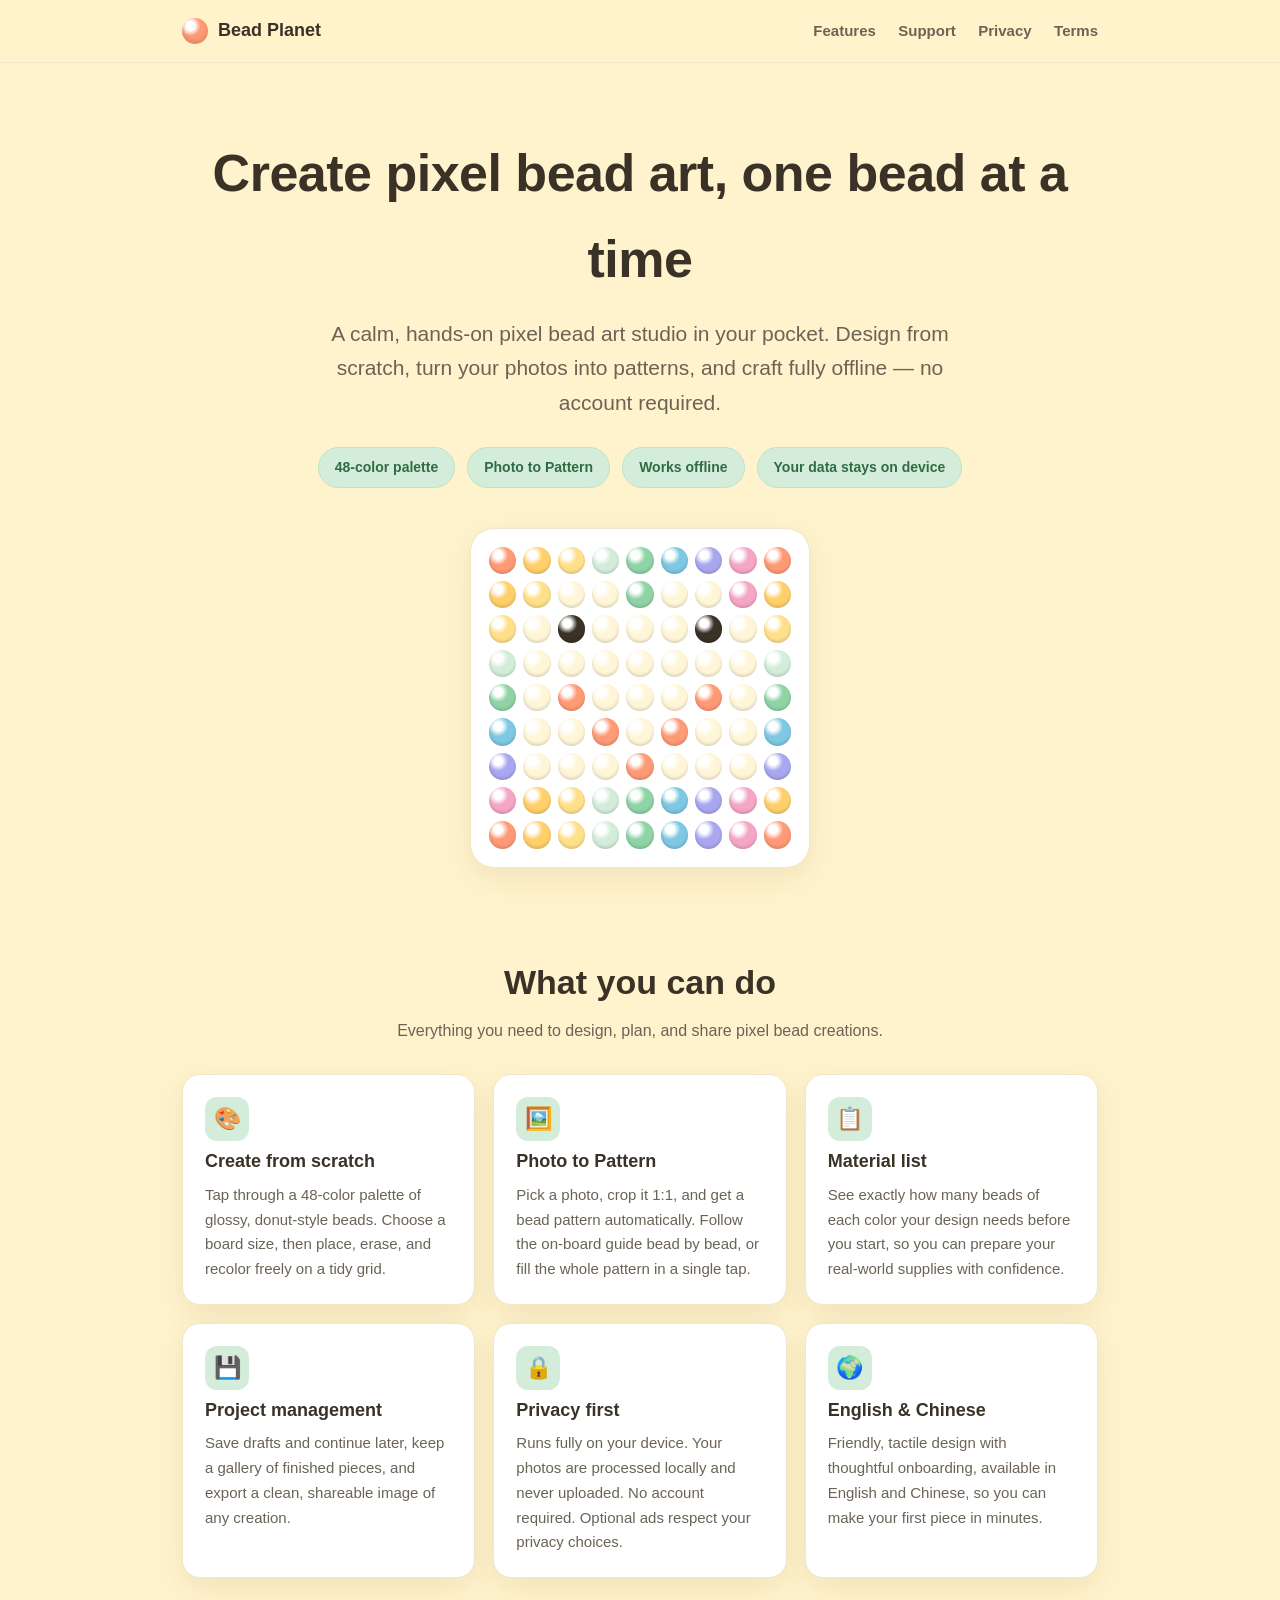
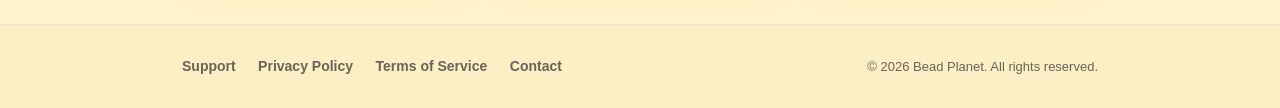
<file: index.html>
<!DOCTYPE html>
<html lang="en">
<head>
  <meta charset="UTF-8" />
  <meta name="viewport" content="width=device-width, initial-scale=1.0" />
  <title>Bead Planet — Pixel Bead Art Studio</title>
  <meta name="description" content="Bead Planet is a relaxing pixel bead art studio. Design bead by bead, turn photos into patterns, and create fully offline on your device." />
  <link rel="stylesheet" href="style.css" />
</head>
<body>
  <nav class="nav">
    <div class="wrap">
      <div class="brand"><span class="dot"></span> Bead Planet</div>
      <div class="nav-links">
        <a href="#features">Features</a>
        <a href="support.html">Support</a>
        <a href="privacy.html">Privacy</a>
        <a href="terms.html">Terms</a>
      </div>
    </div>
  </nav>

  <header class="hero">
    <div class="wrap">
      <h1>Create pixel bead art, one bead at a time</h1>
      <p class="lead">A calm, hands-on pixel bead art studio in your pocket. Design from scratch, turn your photos into patterns, and craft fully offline — no account required.</p>
      <div class="badges">
        <span class="pill">48-color palette</span>
        <span class="pill">Photo to Pattern</span>
        <span class="pill">Works offline</span>
        <span class="pill">Your data stays on device</span>
      </div>

      <div class="board" aria-hidden="true">
        <i style="--c:#FF9A76"></i><i style="--c:#FFCf6b"></i><i style="--c:#FFE08a"></i><i style="--c:#D4EDDA"></i><i style="--c:#8FD3A6"></i><i style="--c:#7EC8E3"></i><i style="--c:#A9A7F0"></i><i style="--c:#F4A6C6"></i><i style="--c:#FF9A76"></i>
        <i style="--c:#FFCf6b"></i><i style="--c:#FFE08a"></i><i style="--c:#fff6d8"></i><i style="--c:#fff6d8"></i><i style="--c:#8FD3A6"></i><i style="--c:#fff6d8"></i><i style="--c:#fff6d8"></i><i style="--c:#F4A6C6"></i><i style="--c:#FFCf6b"></i>
        <i style="--c:#FFE08a"></i><i style="--c:#fff6d8"></i><i style="--c:#3A3226"></i><i style="--c:#fff6d8"></i><i style="--c:#fff6d8"></i><i style="--c:#fff6d8"></i><i style="--c:#3A3226"></i><i style="--c:#fff6d8"></i><i style="--c:#FFE08a"></i>
        <i style="--c:#D4EDDA"></i><i style="--c:#fff6d8"></i><i style="--c:#fff6d8"></i><i style="--c:#fff6d8"></i><i style="--c:#fff6d8"></i><i style="--c:#fff6d8"></i><i style="--c:#fff6d8"></i><i style="--c:#fff6d8"></i><i style="--c:#D4EDDA"></i>
        <i style="--c:#8FD3A6"></i><i style="--c:#fff6d8"></i><i style="--c:#FF9A76"></i><i style="--c:#fff6d8"></i><i style="--c:#fff6d8"></i><i style="--c:#fff6d8"></i><i style="--c:#FF9A76"></i><i style="--c:#fff6d8"></i><i style="--c:#8FD3A6"></i>
        <i style="--c:#7EC8E3"></i><i style="--c:#fff6d8"></i><i style="--c:#fff6d8"></i><i style="--c:#FF9A76"></i><i style="--c:#fff6d8"></i><i style="--c:#FF9A76"></i><i style="--c:#fff6d8"></i><i style="--c:#fff6d8"></i><i style="--c:#7EC8E3"></i>
        <i style="--c:#A9A7F0"></i><i style="--c:#fff6d8"></i><i style="--c:#fff6d8"></i><i style="--c:#fff6d8"></i><i style="--c:#FF9A76"></i><i style="--c:#fff6d8"></i><i style="--c:#fff6d8"></i><i style="--c:#fff6d8"></i><i style="--c:#A9A7F0"></i>
        <i style="--c:#F4A6C6"></i><i style="--c:#FFCf6b"></i><i style="--c:#FFE08a"></i><i style="--c:#D4EDDA"></i><i style="--c:#8FD3A6"></i><i style="--c:#7EC8E3"></i><i style="--c:#A9A7F0"></i><i style="--c:#F4A6C6"></i><i style="--c:#FFCf6b"></i>
        <i style="--c:#FF9A76"></i><i style="--c:#FFCf6b"></i><i style="--c:#FFE08a"></i><i style="--c:#D4EDDA"></i><i style="--c:#8FD3A6"></i><i style="--c:#7EC8E3"></i><i style="--c:#A9A7F0"></i><i style="--c:#F4A6C6"></i><i style="--c:#FF9A76"></i>
      </div>
    </div>
  </header>

  <section id="features">
    <div class="wrap">
      <h2>What you can do</h2>
      <p class="sub">Everything you need to design, plan, and share pixel bead creations.</p>
      <div class="grid">
        <div class="feature">
          <div class="ic">🎨</div>
          <h3>Create from scratch</h3>
          <p>Tap through a 48-color palette of glossy, donut-style beads. Choose a board size, then place, erase, and recolor freely on a tidy grid.</p>
        </div>
        <div class="feature">
          <div class="ic">🖼️</div>
          <h3>Photo to Pattern</h3>
          <p>Pick a photo, crop it 1:1, and get a bead pattern automatically. Follow the on-board guide bead by bead, or fill the whole pattern in a single tap.</p>
        </div>
        <div class="feature">
          <div class="ic">📋</div>
          <h3>Material list</h3>
          <p>See exactly how many beads of each color your design needs before you start, so you can prepare your real-world supplies with confidence.</p>
        </div>
        <div class="feature">
          <div class="ic">💾</div>
          <h3>Project management</h3>
          <p>Save drafts and continue later, keep a gallery of finished pieces, and export a clean, shareable image of any creation.</p>
        </div>
        <div class="feature">
          <div class="ic">🔒</div>
          <h3>Privacy first</h3>
          <p>Runs fully on your device. Your photos are processed locally and never uploaded. No account required. Optional ads respect your privacy choices.</p>
        </div>
        <div class="feature">
          <div class="ic">🌍</div>
          <h3>English &amp; Chinese</h3>
          <p>Friendly, tactile design with thoughtful onboarding, available in English and Chinese, so you can make your first piece in minutes.</p>
        </div>
      </div>
    </div>
  </section>

  <footer>
    <div class="wrap">
      <div class="links">
        <a href="support.html">Support</a>
        <a href="privacy.html">Privacy Policy</a>
        <a href="terms.html">Terms of Service</a>
        <a href="mailto:flashbody@foxmail.com">Contact</a>
      </div>
      <div class="copy">© 2026 Bead Planet. All rights reserved.</div>
    </div>
  </footer>
</body>
</html>
</file>
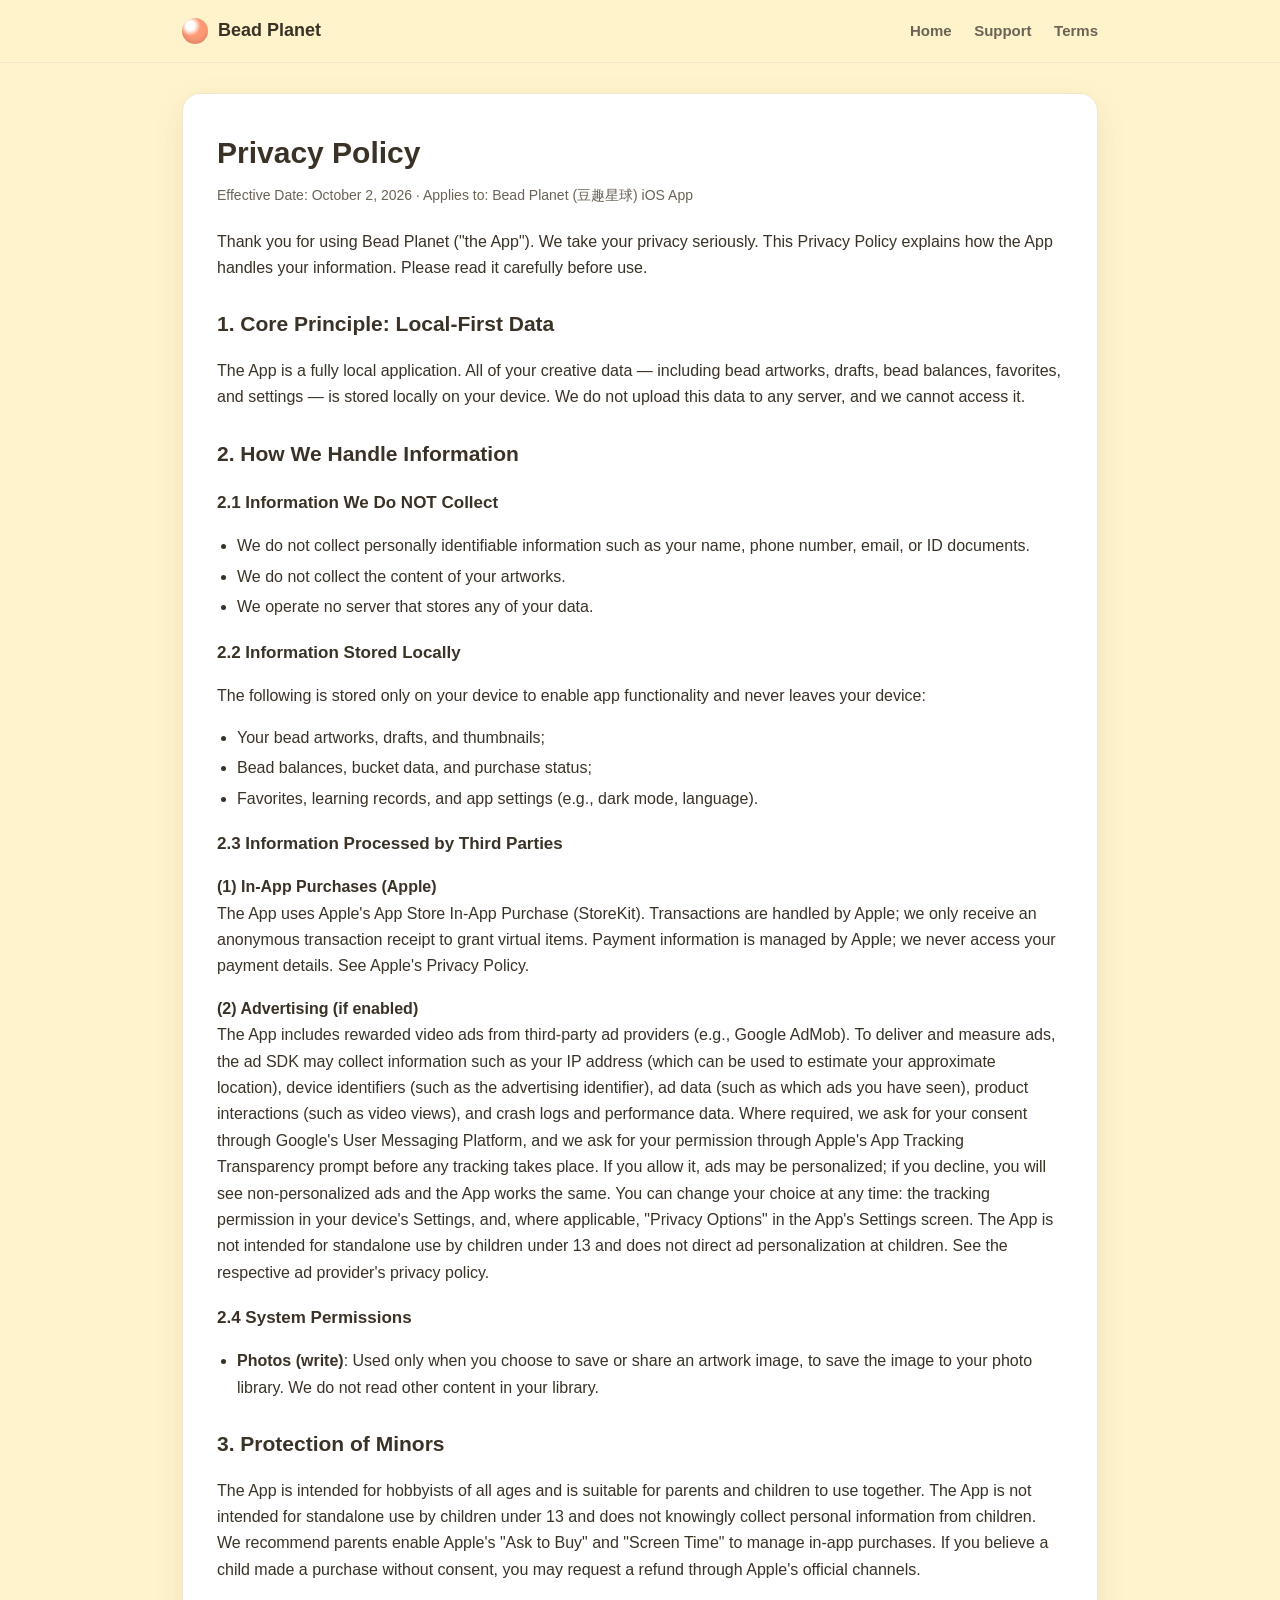
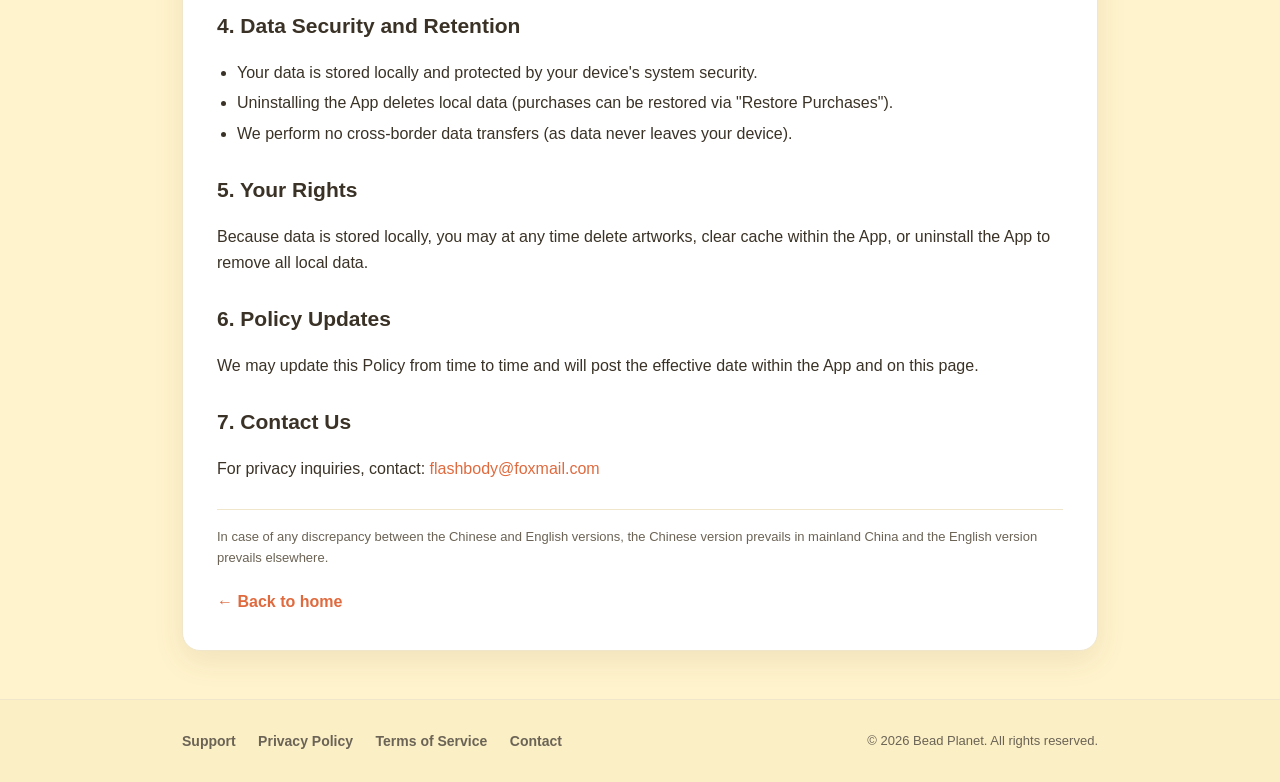
<file: privacy.html>
<!DOCTYPE html>
<html lang="en">
<head>
  <meta charset="UTF-8" />
  <meta name="viewport" content="width=device-width, initial-scale=1.0" />
  <title>Privacy Policy — Bead Planet</title>
  <meta name="description" content="Bead Planet Privacy Policy. Bead Planet is a fully local app; your creative data stays on your device." />
  <link rel="stylesheet" href="style.css" />
</head>
<body>
  <nav class="nav">
    <div class="wrap">
      <div class="brand"><a href="index.html" style="color:inherit;text-decoration:none;display:flex;align-items:center;gap:10px"><span class="dot"></span> Bead Planet</a></div>
      <div class="nav-links">
        <a href="index.html">Home</a>
        <a href="support.html">Support</a>
        <a href="terms.html">Terms</a>
      </div>
    </div>
  </nav>

  <main class="wrap">
    <div class="doc">
      <h1>Privacy Policy</h1>
      <p class="meta">Effective Date: October 2, 2026 &middot; Applies to: Bead Planet (豆趣星球) iOS App</p>

      <p>Thank you for using Bead Planet ("the App"). We take your privacy seriously. This Privacy Policy explains how the App handles your information. Please read it carefully before use.</p>

      <h2>1. Core Principle: Local-First Data</h2>
      <p>The App is a fully local application. All of your creative data — including bead artworks, drafts, bead balances, favorites, and settings — is stored locally on your device. We do not upload this data to any server, and we cannot access it.</p>

      <h2>2. How We Handle Information</h2>

      <h3>2.1 Information We Do NOT Collect</h3>
      <ul>
        <li>We do not collect personally identifiable information such as your name, phone number, email, or ID documents.</li>
        <li>We do not collect the content of your artworks.</li>
        <li>We operate no server that stores any of your data.</li>
      </ul>

      <h3>2.2 Information Stored Locally</h3>
      <p>The following is stored only on your device to enable app functionality and never leaves your device:</p>
      <ul>
        <li>Your bead artworks, drafts, and thumbnails;</li>
        <li>Bead balances, bucket data, and purchase status;</li>
        <li>Favorites, learning records, and app settings (e.g., dark mode, language).</li>
      </ul>

      <h3>2.3 Information Processed by Third Parties</h3>
      <p><strong>(1) In-App Purchases (Apple)</strong><br />
      The App uses Apple's App Store In-App Purchase (StoreKit). Transactions are handled by Apple; we only receive an anonymous transaction receipt to grant virtual items. Payment information is managed by Apple; we never access your payment details. See Apple's Privacy Policy.</p>
      <p><strong>(2) Advertising (if enabled)</strong><br />
      The App includes rewarded video ads from third-party ad providers (e.g., Google AdMob). To deliver and measure ads, the ad SDK may collect information such as your IP address (which can be used to estimate your approximate location), device identifiers (such as the advertising identifier), ad data (such as which ads you have seen), product interactions (such as video views), and crash logs and performance data. Where required, we ask for your consent through Google's User Messaging Platform, and we ask for your permission through Apple's App Tracking Transparency prompt before any tracking takes place. If you allow it, ads may be personalized; if you decline, you will see non-personalized ads and the App works the same. You can change your choice at any time: the tracking permission in your device's Settings, and, where applicable, "Privacy Options" in the App's Settings screen. The App is not intended for standalone use by children under 13 and does not direct ad personalization at children. See the respective ad provider's privacy policy.</p>

      <h3>2.4 System Permissions</h3>
      <ul>
        <li><strong>Photos (write)</strong>: Used only when you choose to save or share an artwork image, to save the image to your photo library. We do not read other content in your library.</li>
      </ul>

      <h2>3. Protection of Minors</h2>
      <p>The App is intended for hobbyists of all ages and is suitable for parents and children to use together. The App is not intended for standalone use by children under 13 and does not knowingly collect personal information from children. We recommend parents enable Apple's "Ask to Buy" and "Screen Time" to manage in-app purchases. If you believe a child made a purchase without consent, you may request a refund through Apple's official channels.</p>

      <h2>4. Data Security and Retention</h2>
      <ul>
        <li>Your data is stored locally and protected by your device's system security.</li>
        <li>Uninstalling the App deletes local data (purchases can be restored via "Restore Purchases").</li>
        <li>We perform no cross-border data transfers (as data never leaves your device).</li>
      </ul>

      <h2>5. Your Rights</h2>
      <p>Because data is stored locally, you may at any time delete artworks, clear cache within the App, or uninstall the App to remove all local data.</p>

      <h2>6. Policy Updates</h2>
      <p>We may update this Policy from time to time and will post the effective date within the App and on this page.</p>

      <h2>7. Contact Us</h2>
      <p>For privacy inquiries, contact: <a href="mailto:flashbody@foxmail.com">flashbody@foxmail.com</a></p>

      <p class="note">In case of any discrepancy between the Chinese and English versions, the Chinese version prevails in mainland China and the English version prevails elsewhere.</p>
      <a class="back" href="index.html">&larr; Back to home</a>
    </div>
  </main>

  <footer>
    <div class="wrap">
      <div class="links">
        <a href="support.html">Support</a>
        <a href="privacy.html">Privacy Policy</a>
        <a href="terms.html">Terms of Service</a>
        <a href="mailto:flashbody@foxmail.com">Contact</a>
      </div>
      <div class="copy">© 2026 Bead Planet. All rights reserved.</div>
    </div>
  </footer>
</body>
</html>
</file>
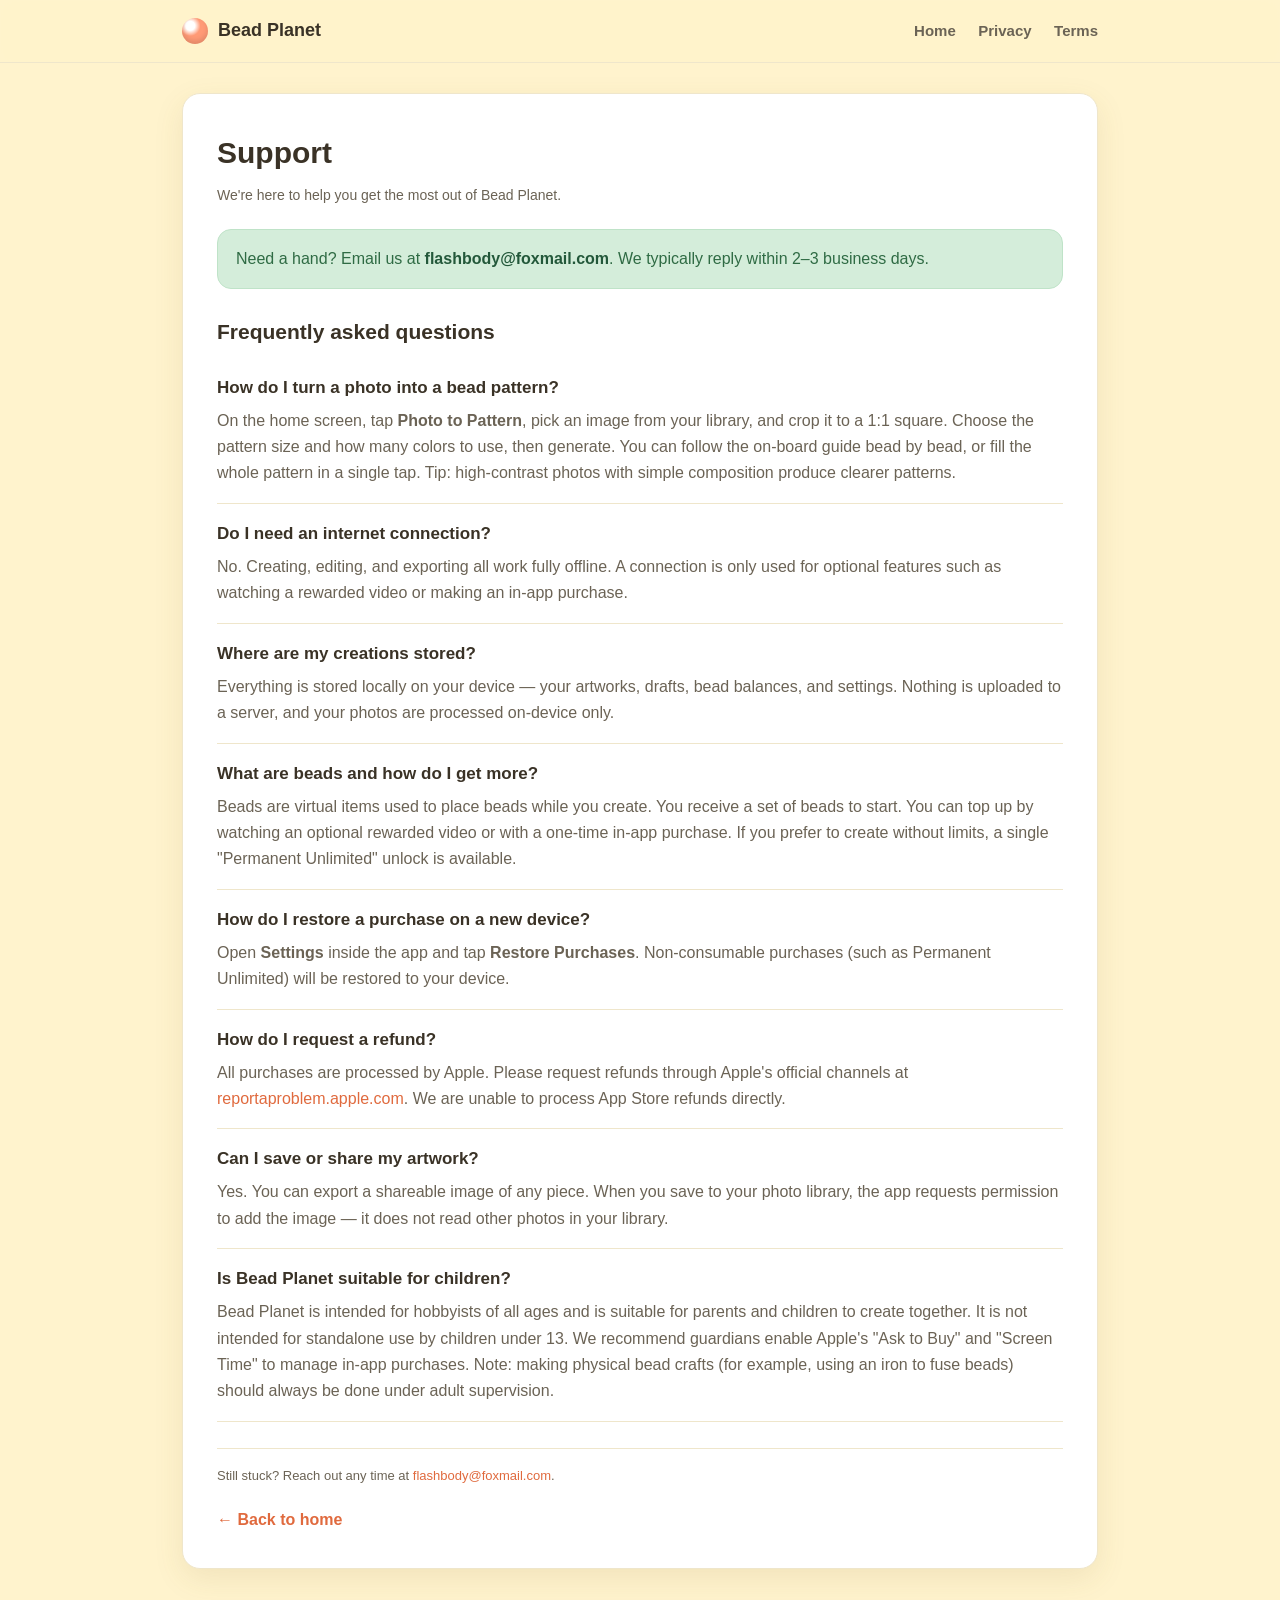
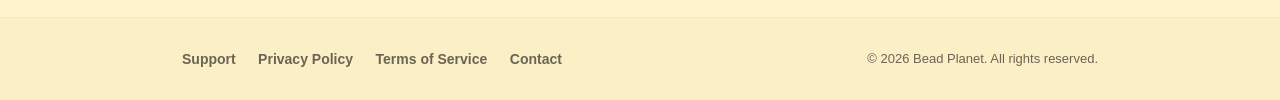
<file: support.html>
<!DOCTYPE html>
<html lang="en">
<head>
  <meta charset="UTF-8" />
  <meta name="viewport" content="width=device-width, initial-scale=1.0" />
  <title>Support — Bead Planet</title>
  <meta name="description" content="Support and frequently asked questions for Bead Planet, the pixel bead art studio for iPhone." />
  <link rel="stylesheet" href="style.css" />
</head>
<body>
  <nav class="nav">
    <div class="wrap">
      <div class="brand"><a href="index.html" style="color:inherit;text-decoration:none;display:flex;align-items:center;gap:10px"><span class="dot"></span> Bead Planet</a></div>
      <div class="nav-links">
        <a href="index.html">Home</a>
        <a href="privacy.html">Privacy</a>
        <a href="terms.html">Terms</a>
      </div>
    </div>
  </nav>

  <main class="wrap">
    <div class="doc">
      <h1>Support</h1>
      <p class="meta">We're here to help you get the most out of Bead Planet.</p>

      <div class="callout">
        Need a hand? Email us at <a href="mailto:flashbody@foxmail.com">flashbody@foxmail.com</a>.
        We typically reply within 2&ndash;3 business days.
      </div>

      <h2>Frequently asked questions</h2>

      <div class="faq">
        <h3>How do I turn a photo into a bead pattern?</h3>
        <p>On the home screen, tap <strong>Photo to Pattern</strong>, pick an image from your library, and crop it to a 1:1 square. Choose the pattern size and how many colors to use, then generate. You can follow the on-board guide bead by bead, or fill the whole pattern in a single tap. Tip: high-contrast photos with simple composition produce clearer patterns.</p>
      </div>

      <div class="faq">
        <h3>Do I need an internet connection?</h3>
        <p>No. Creating, editing, and exporting all work fully offline. A connection is only used for optional features such as watching a rewarded video or making an in-app purchase.</p>
      </div>

      <div class="faq">
        <h3>Where are my creations stored?</h3>
        <p>Everything is stored locally on your device — your artworks, drafts, bead balances, and settings. Nothing is uploaded to a server, and your photos are processed on-device only.</p>
      </div>

      <div class="faq">
        <h3>What are beads and how do I get more?</h3>
        <p>Beads are virtual items used to place beads while you create. You receive a set of beads to start. You can top up by watching an optional rewarded video or with a one-time in-app purchase. If you prefer to create without limits, a single "Permanent Unlimited" unlock is available.</p>
      </div>

      <div class="faq">
        <h3>How do I restore a purchase on a new device?</h3>
        <p>Open <strong>Settings</strong> inside the app and tap <strong>Restore Purchases</strong>. Non-consumable purchases (such as Permanent Unlimited) will be restored to your device.</p>
      </div>

      <div class="faq">
        <h3>How do I request a refund?</h3>
        <p>All purchases are processed by Apple. Please request refunds through Apple's official channels at <a href="https://reportaproblem.apple.com" target="_blank" rel="noopener">reportaproblem.apple.com</a>. We are unable to process App Store refunds directly.</p>
      </div>

      <div class="faq">
        <h3>Can I save or share my artwork?</h3>
        <p>Yes. You can export a shareable image of any piece. When you save to your photo library, the app requests permission to add the image — it does not read other photos in your library.</p>
      </div>

      <div class="faq">
        <h3>Is Bead Planet suitable for children?</h3>
        <p>Bead Planet is intended for hobbyists of all ages and is suitable for parents and children to create together. It is not intended for standalone use by children under 13. We recommend guardians enable Apple's "Ask to Buy" and "Screen Time" to manage in-app purchases. Note: making physical bead crafts (for example, using an iron to fuse beads) should always be done under adult supervision.</p>
      </div>

      <p class="note">Still stuck? Reach out any time at <a href="mailto:flashbody@foxmail.com">flashbody@foxmail.com</a>.</p>
      <a class="back" href="index.html">&larr; Back to home</a>
    </div>
  </main>

  <footer>
    <div class="wrap">
      <div class="links">
        <a href="support.html">Support</a>
        <a href="privacy.html">Privacy Policy</a>
        <a href="terms.html">Terms of Service</a>
        <a href="mailto:flashbody@foxmail.com">Contact</a>
      </div>
      <div class="copy">© 2026 Bead Planet. All rights reserved.</div>
    </div>
  </footer>
</body>
</html>
</file>
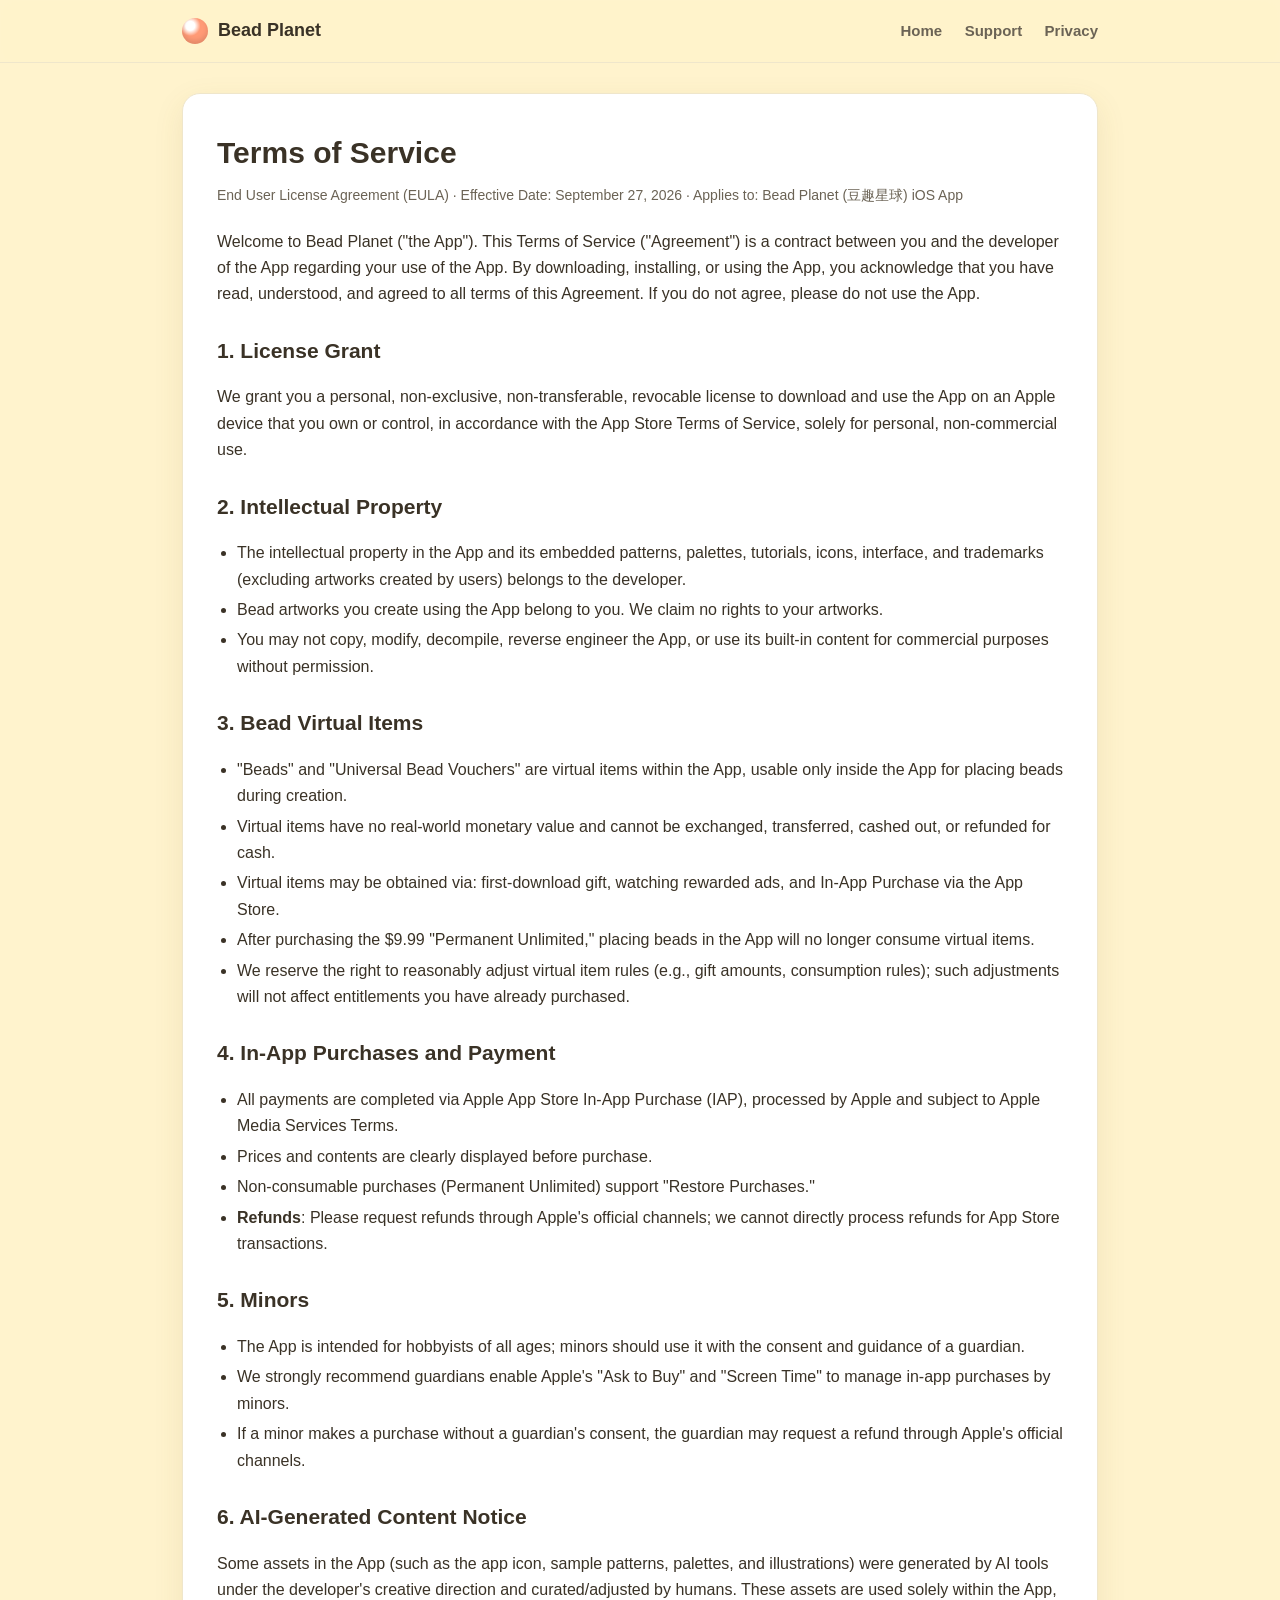
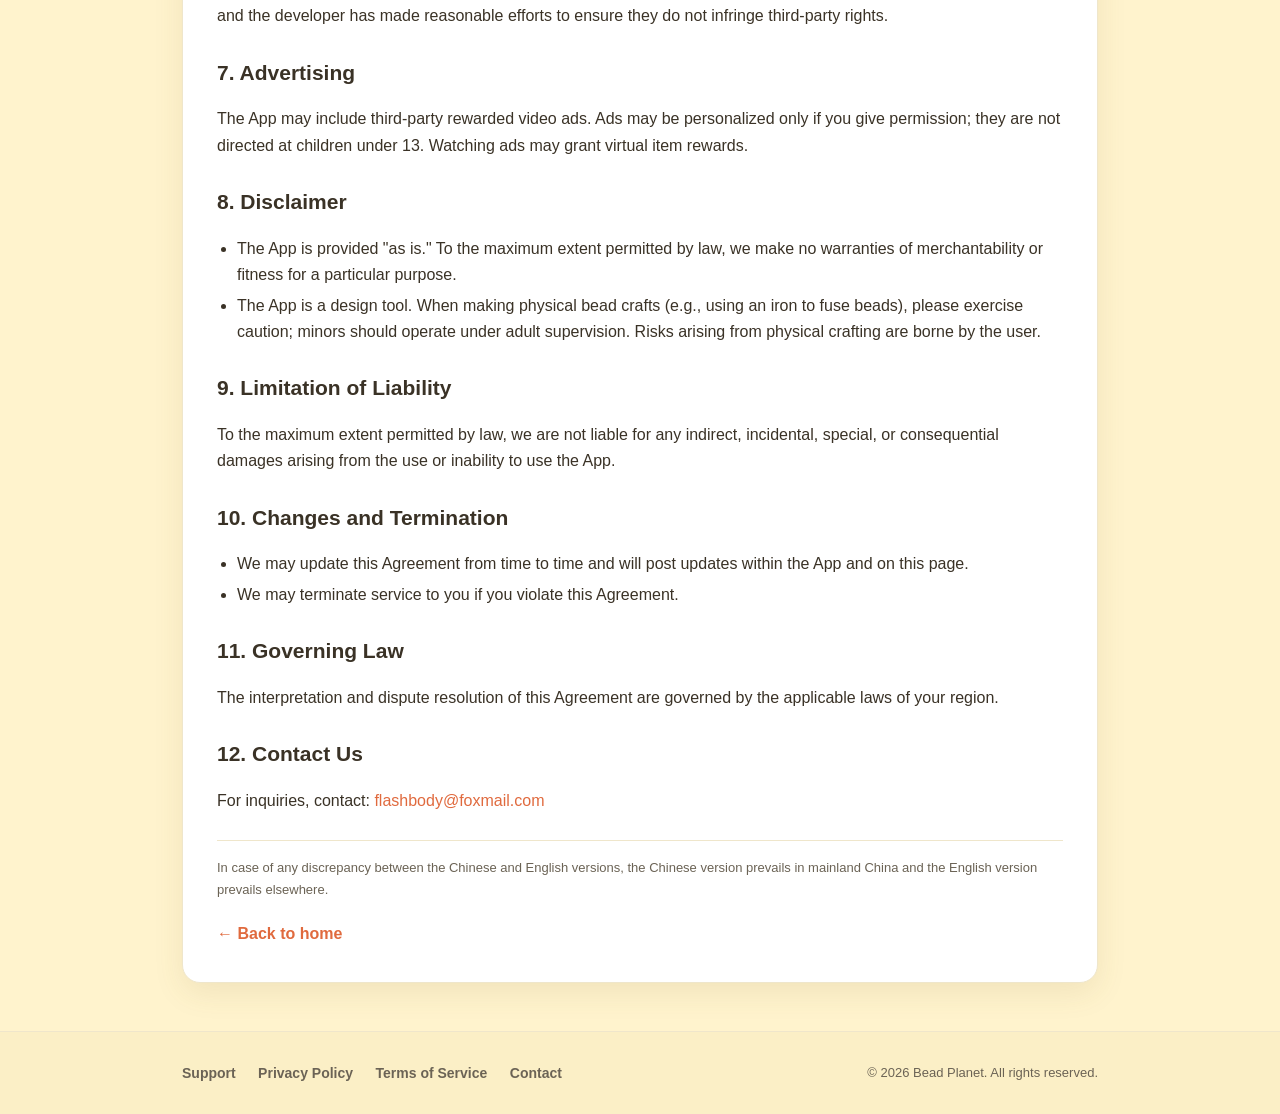
<file: terms.html>
<!DOCTYPE html>
<html lang="en">
<head>
  <meta charset="UTF-8" />
  <meta name="viewport" content="width=device-width, initial-scale=1.0" />
  <title>Terms of Service — Bead Planet</title>
  <meta name="description" content="Bead Planet Terms of Service (End User License Agreement)." />
  <link rel="stylesheet" href="style.css" />
</head>
<body>
  <nav class="nav">
    <div class="wrap">
      <div class="brand"><a href="index.html" style="color:inherit;text-decoration:none;display:flex;align-items:center;gap:10px"><span class="dot"></span> Bead Planet</a></div>
      <div class="nav-links">
        <a href="index.html">Home</a>
        <a href="support.html">Support</a>
        <a href="privacy.html">Privacy</a>
      </div>
    </div>
  </nav>

  <main class="wrap">
    <div class="doc">
      <h1>Terms of Service</h1>
      <p class="meta">End User License Agreement (EULA) &middot; Effective Date: September 27, 2026 &middot; Applies to: Bead Planet (豆趣星球) iOS App</p>

      <p>Welcome to Bead Planet ("the App"). This Terms of Service ("Agreement") is a contract between you and the developer of the App regarding your use of the App. By downloading, installing, or using the App, you acknowledge that you have read, understood, and agreed to all terms of this Agreement. If you do not agree, please do not use the App.</p>

      <h2>1. License Grant</h2>
      <p>We grant you a personal, non-exclusive, non-transferable, revocable license to download and use the App on an Apple device that you own or control, in accordance with the App Store Terms of Service, solely for personal, non-commercial use.</p>

      <h2>2. Intellectual Property</h2>
      <ul>
        <li>The intellectual property in the App and its embedded patterns, palettes, tutorials, icons, interface, and trademarks (excluding artworks created by users) belongs to the developer.</li>
        <li>Bead artworks you create using the App belong to you. We claim no rights to your artworks.</li>
        <li>You may not copy, modify, decompile, reverse engineer the App, or use its built-in content for commercial purposes without permission.</li>
      </ul>

      <h2>3. Bead Virtual Items</h2>
      <ul>
        <li>"Beads" and "Universal Bead Vouchers" are virtual items within the App, usable only inside the App for placing beads during creation.</li>
        <li>Virtual items have no real-world monetary value and cannot be exchanged, transferred, cashed out, or refunded for cash.</li>
        <li>Virtual items may be obtained via: first-download gift, watching rewarded ads, and In-App Purchase via the App Store.</li>
        <li>After purchasing the $9.99 "Permanent Unlimited," placing beads in the App will no longer consume virtual items.</li>
        <li>We reserve the right to reasonably adjust virtual item rules (e.g., gift amounts, consumption rules); such adjustments will not affect entitlements you have already purchased.</li>
      </ul>

      <h2>4. In-App Purchases and Payment</h2>
      <ul>
        <li>All payments are completed via Apple App Store In-App Purchase (IAP), processed by Apple and subject to Apple Media Services Terms.</li>
        <li>Prices and contents are clearly displayed before purchase.</li>
        <li>Non-consumable purchases (Permanent Unlimited) support "Restore Purchases."</li>
        <li><strong>Refunds</strong>: Please request refunds through Apple's official channels; we cannot directly process refunds for App Store transactions.</li>
      </ul>

      <h2>5. Minors</h2>
      <ul>
        <li>The App is intended for hobbyists of all ages; minors should use it with the consent and guidance of a guardian.</li>
        <li>We strongly recommend guardians enable Apple's "Ask to Buy" and "Screen Time" to manage in-app purchases by minors.</li>
        <li>If a minor makes a purchase without a guardian's consent, the guardian may request a refund through Apple's official channels.</li>
      </ul>

      <h2>6. AI-Generated Content Notice</h2>
      <p>Some assets in the App (such as the app icon, sample patterns, palettes, and illustrations) were generated by AI tools under the developer's creative direction and curated/adjusted by humans. These assets are used solely within the App, and the developer has made reasonable efforts to ensure they do not infringe third-party rights.</p>

      <h2>7. Advertising</h2>
      <p>The App may include third-party rewarded video ads. Ads may be personalized only if you give permission; they are not directed at children under 13. Watching ads may grant virtual item rewards.</p>

      <h2>8. Disclaimer</h2>
      <ul>
        <li>The App is provided "as is." To the maximum extent permitted by law, we make no warranties of merchantability or fitness for a particular purpose.</li>
        <li>The App is a design tool. When making physical bead crafts (e.g., using an iron to fuse beads), please exercise caution; minors should operate under adult supervision. Risks arising from physical crafting are borne by the user.</li>
      </ul>

      <h2>9. Limitation of Liability</h2>
      <p>To the maximum extent permitted by law, we are not liable for any indirect, incidental, special, or consequential damages arising from the use or inability to use the App.</p>

      <h2>10. Changes and Termination</h2>
      <ul>
        <li>We may update this Agreement from time to time and will post updates within the App and on this page.</li>
        <li>We may terminate service to you if you violate this Agreement.</li>
      </ul>

      <h2>11. Governing Law</h2>
      <p>The interpretation and dispute resolution of this Agreement are governed by the applicable laws of your region.</p>

      <h2>12. Contact Us</h2>
      <p>For inquiries, contact: <a href="mailto:flashbody@foxmail.com">flashbody@foxmail.com</a></p>

      <p class="note">In case of any discrepancy between the Chinese and English versions, the Chinese version prevails in mainland China and the English version prevails elsewhere.</p>
      <a class="back" href="index.html">&larr; Back to home</a>
    </div>
  </main>

  <footer>
    <div class="wrap">
      <div class="links">
        <a href="support.html">Support</a>
        <a href="privacy.html">Privacy Policy</a>
        <a href="terms.html">Terms of Service</a>
        <a href="mailto:flashbody@foxmail.com">Contact</a>
      </div>
      <div class="copy">© 2026 Bead Planet. All rights reserved.</div>
    </div>
  </footer>
</body>
</html>
</file>
<file: style.css>
/* Bead Planet — shared site styles */

:root {
  --cream: #FFF3CD;
  --mint: #D4EDDA;
  --coral: #FF9A76;
  --ink: #3A3226;
  --ink-soft: #6B6355;
  --card: #FFFFFF;
  --line: #EFE6CB;
  --radius: 18px;
  --shadow: 0 10px 30px rgba(120, 100, 40, 0.10);
  --max: 960px;
}

* { box-sizing: border-box; }

html { scroll-behavior: smooth; }

body {
  margin: 0;
  font-family: -apple-system, BlinkMacSystemFont, "Segoe UI", Roboto,
    "Helvetica Neue", Arial, "PingFang SC", "Microsoft YaHei", sans-serif;
  color: var(--ink);
  background: var(--cream);
  line-height: 1.65;
  -webkit-font-smoothing: antialiased;
}

a { color: #E06A3E; text-decoration: none; }
a:hover { text-decoration: underline; }

.wrap { max-width: var(--max); margin: 0 auto; padding: 0 22px; }

/* Top nav */
.nav {
  position: sticky; top: 0; z-index: 20;
  background: rgba(255, 243, 205, 0.9);
  backdrop-filter: saturate(140%) blur(8px);
  border-bottom: 1px solid var(--line);
}
.nav .wrap {
  display: flex; align-items: center; justify-content: space-between;
  height: 62px;
}
.brand { display: flex; align-items: center; gap: 10px; font-weight: 800; font-size: 18px; }
.brand .dot {
  width: 26px; height: 26px; border-radius: 50%;
  background: radial-gradient(circle at 32% 30%, #fff 0 18%, var(--coral) 40% 100%);
  box-shadow: inset 0 -3px 5px rgba(0,0,0,.12);
}
.nav-links a { color: var(--ink-soft); font-weight: 600; margin-left: 18px; font-size: 15px; }
.nav-links a:hover { color: var(--ink); text-decoration: none; }

/* Hero */
.hero { padding: 68px 0 40px; text-align: center; }
.hero h1 { font-size: clamp(32px, 6vw, 52px); margin: 0 0 14px; letter-spacing: -0.5px; }
.hero p.lead { font-size: clamp(17px, 2.4vw, 21px); color: var(--ink-soft); margin: 0 auto 26px; max-width: 640px; }
.badges { display: flex; gap: 12px; justify-content: center; flex-wrap: wrap; }
.pill {
  background: var(--mint); color: #2F6B44; font-weight: 700; font-size: 14px;
  padding: 8px 16px; border-radius: 999px; border: 1px solid #BFE3C8;
}

/* Board mock */
.board {
  margin: 40px auto 0; width: min(340px, 82vw); aspect-ratio: 1;
  background: var(--card); border-radius: 24px; box-shadow: var(--shadow);
  border: 1px solid var(--line); padding: 18px;
  display: grid; grid-template-columns: repeat(9, 1fr); gap: 7px;
}
.board i {
  border-radius: 50%;
  background: radial-gradient(circle at 34% 30%, rgba(255,255,255,.9) 0 16%, var(--c, #FFCf6b) 38% 100%);
  box-shadow: inset 0 -2px 3px rgba(0,0,0,.14);
}

/* Sections */
section { padding: 46px 0; }
h2 { font-size: clamp(24px, 4vw, 34px); margin: 0 0 8px; text-align: center; }
.sub { text-align: center; color: var(--ink-soft); margin: 0 auto 30px; max-width: 620px; }

.grid { display: grid; grid-template-columns: repeat(auto-fit, minmax(240px, 1fr)); gap: 18px; }
.feature {
  background: var(--card); border: 1px solid var(--line);
  border-radius: var(--radius); padding: 22px; box-shadow: var(--shadow);
}
.feature h3 { margin: 6px 0 6px; font-size: 18px; }
.feature p { margin: 0; color: var(--ink-soft); font-size: 15px; }
.feature .ic {
  width: 44px; height: 44px; border-radius: 12px; display: grid; place-items: center;
  font-size: 22px; background: var(--mint);
}

/* Content pages (legal / support) */
.doc { background: var(--card); border: 1px solid var(--line); border-radius: var(--radius);
  box-shadow: var(--shadow); padding: 34px; margin: 30px 0 48px; }
.doc h1 { font-size: 30px; margin: 0 0 6px; }
.doc .meta { color: var(--ink-soft); font-size: 14px; margin: 0 0 22px; }
.doc h2 { text-align: left; font-size: 21px; margin: 26px 0 8px; }
.doc h3 { font-size: 17px; margin: 18px 0 6px; }
.doc ul { padding-left: 20px; }
.doc li { margin: 4px 0; }
.doc .note { color: var(--ink-soft); font-size: 13px; border-top: 1px solid var(--line);
  margin-top: 26px; padding-top: 16px; }
.faq { border-bottom: 1px solid var(--line); padding: 16px 0; }
.faq:last-child { border-bottom: none; }
.faq h3 { margin: 0 0 6px; font-size: 17px; }
.faq p { margin: 0; color: var(--ink-soft); }

.callout {
  background: var(--mint); border: 1px solid #BFE3C8; border-radius: 14px;
  padding: 16px 18px; margin: 18px 0; color: #2F6B44;
}
.callout a { color: #23583a; font-weight: 700; }

/* Footer */
footer { border-top: 1px solid var(--line); background: #FBEFC6; }
footer .wrap { padding: 28px 22px; display: flex; flex-wrap: wrap; gap: 12px 24px;
  align-items: center; justify-content: space-between; }
footer .links a { color: var(--ink-soft); font-weight: 600; margin-right: 18px; font-size: 14px; }
footer .copy { color: var(--ink-soft); font-size: 13px; }

.back { display: inline-block; margin-top: 8px; font-weight: 600; }
</file>
